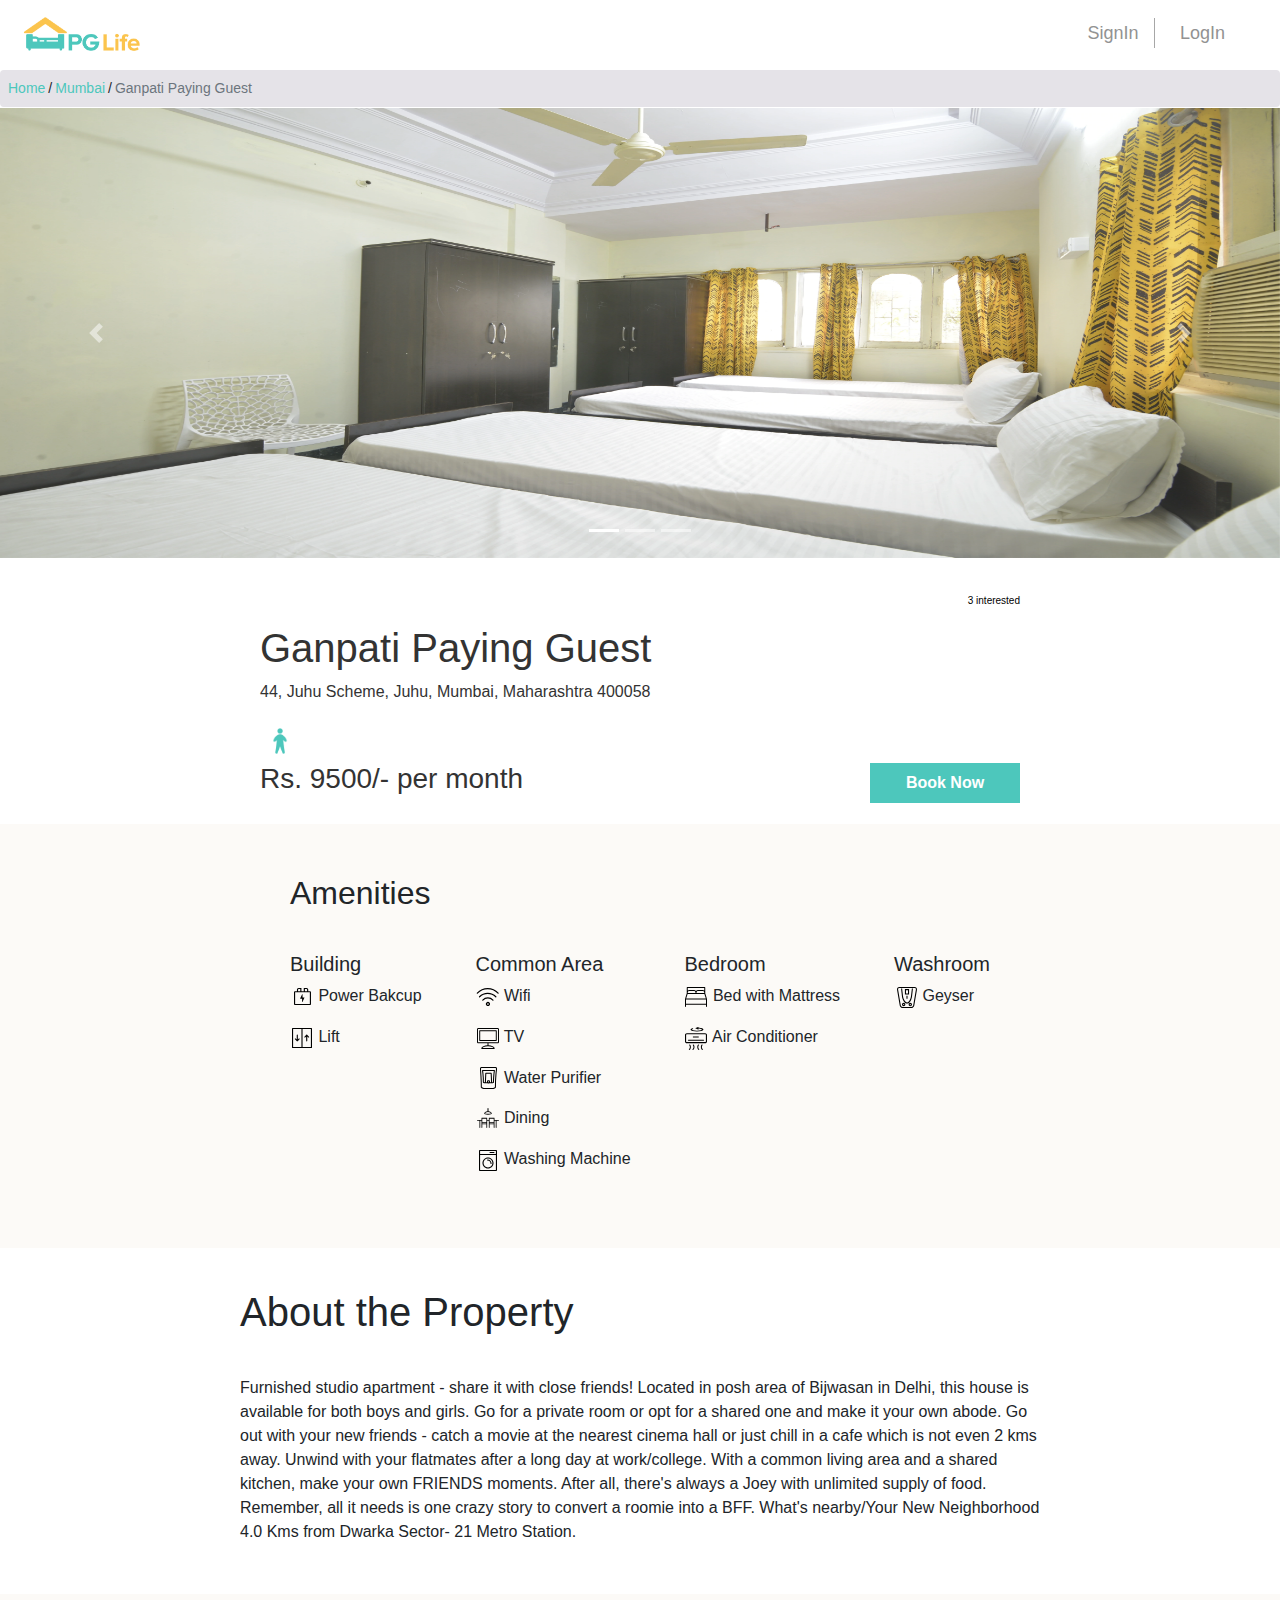
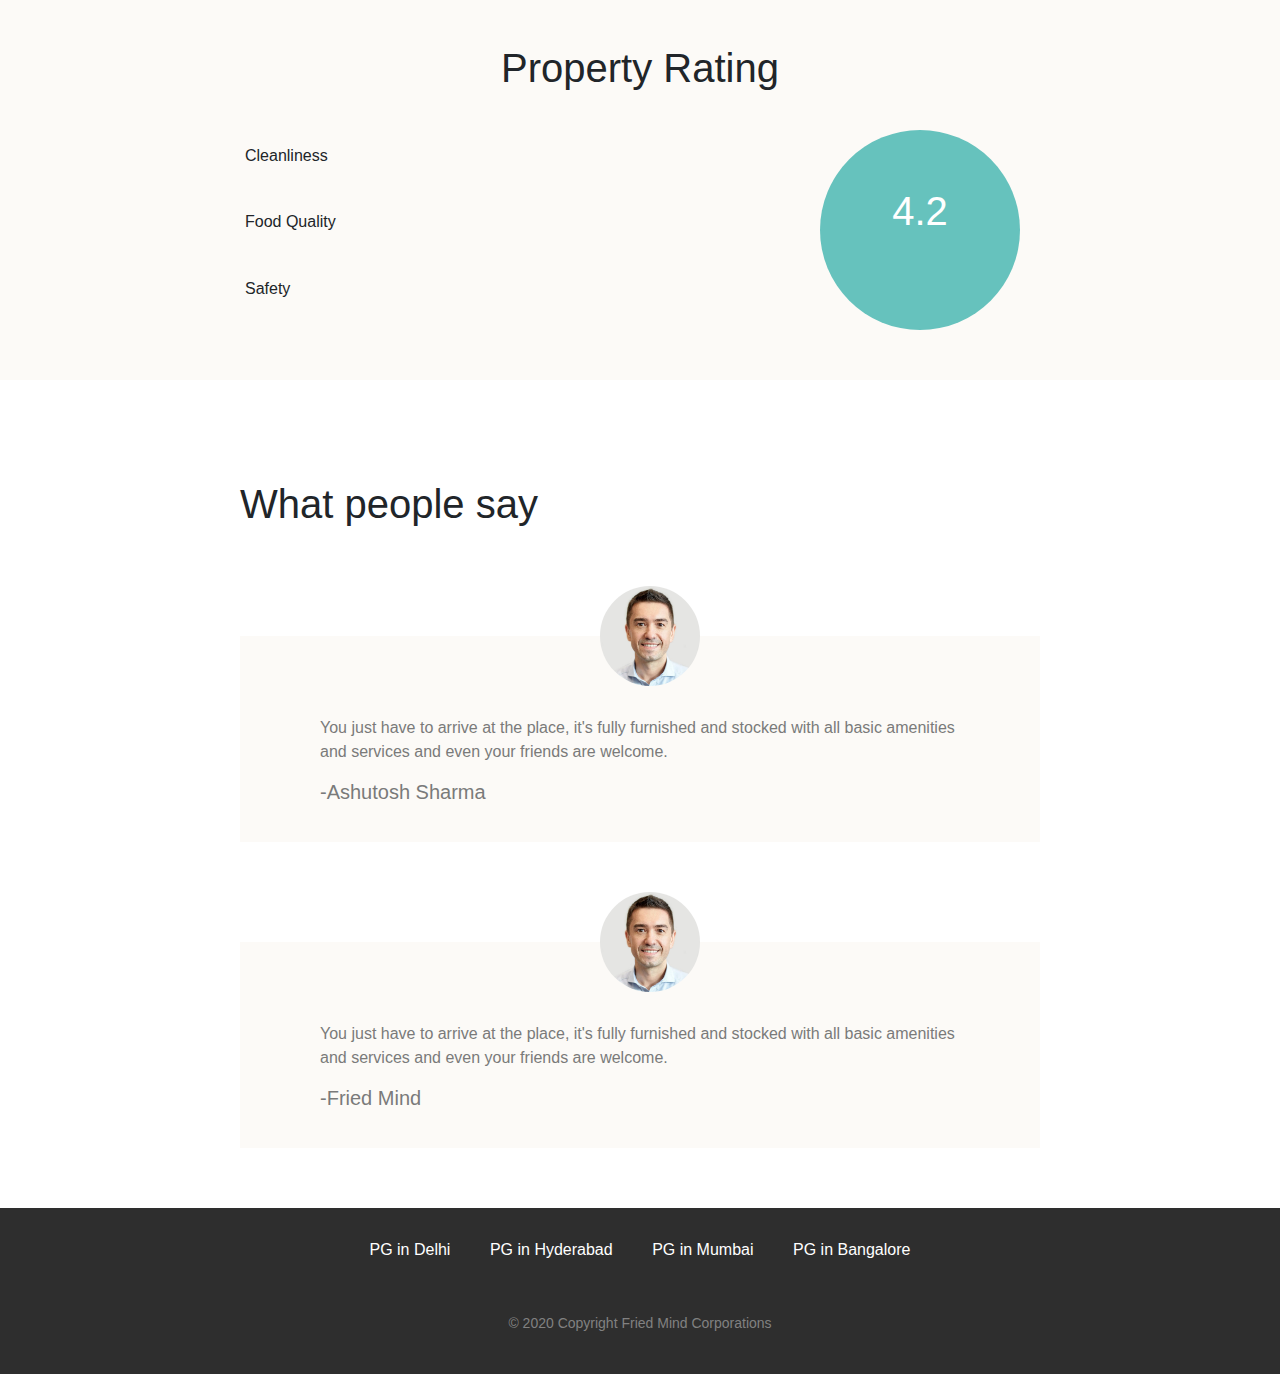
<file: property_detail.html>
<!DOCTYPE html>
<html lang="en">
<head>
    <meta charset="UTF-8">
    <meta http-equiv="X-UA-Compatible" content="IE=edge">
    <meta name="viewport" content="width=device-width, initial-scale=1.0">
    <link rel="stylesheet" href="https://use.fontawesome.com/releases/v5.15.4/css/all.css" integrity="sha384-DyZ88mC6Up2uqS4h/KRgHuoeGwBcD4Ng9SiP4dIRy0EXTlnuz47vAwmeGwVChigm" crossorigin="anonymous">
    <link rel="stylesheet" href="https://maxcdn.bootstrapcdn.com/bootstrap/4.0.0/css/bootstrap.min.css" integrity="sha384-Gn5384xqQ1aoWXA+058RXPxPg6fy4IWvTNh0E263XmFcJlSAwiGgFAW/dAiS6JXm" crossorigin="anonymous">
    <link rel="stylesheet" href="style.css">
    <title>Ganpati Paying Guest | PG Life</title>
</head>
<body>
    <div class="s-modal" id="modal1">
        <div class="m-content">
            <span><h3>SignUp with PGLife</h3><i id="close" class="fas fa-times" onclick="closed()"></i></span>
            <form>
                <div class="field">
                    <i class="fas fa-user"></i>
                    <input type="text" placeholder="Full name" required> 
                </div>

                <div class="field">
                    <i class="fas fa-phone-alt"></i>
                    <input type="text" placeholder="Phone Number"required>
                </div>

                <div class="field">
                    <i class="fas fa-envelope"></i>
                    <input type="email" placeholder="Email" required>
                </div>

                <div class="field">
                    <i class="fas fa-lock"></i>
                    <input type="password" placeholder="Password" required>
                </div>

                <div class="field">
                    <i class="fas fa-university"></i>
                    <input type="text" placeholder="College Name" required>
                </div>

                <div class="radi">
                    <p>I'm a</p>
                    <input type="radio" id="male" value="Male"><label for="male">Male</label>
                    <input type="radio" id="female" value="Female"><label for="female">Female</label>
                </div>

                <div class="btn">
                    <input type="submit" value="Create Account">
                </div>

            </form>

            <footer>
                <p>Already have an account?Login</p>
            </footer>
        </div>
    </div>

    <div class="l-modal" id="modal2">
        <div class="l-content">
            <span><h3>Login with PGLife</h3><i onclick="close2()" class="fas fa-times"></i></span>

            <form>
                <div class="field">
                    <i class="fas fa-user"></i>
                    <input type="email" placeholder="Email" required> 
                </div>
                <div class="field">
                    <i class="fas fa-lock"></i>
                    <input type="password" placeholder="Password" required>
                </div>

                <div class="btn">
                    <input type="submit" value="Login">
                </div>
            </form>
            <footer>
                <p>Click Here to register a new account</p>
            </footer>
        </div>
    </div>
    <nav>
        <a class="logo" href="index.html"><img src="./img/logo.png" alt="Image not Found"></a>

        <div class="nav-btn">
            <button class="burger" onclick="burger()">
                <div class="bar"></div>
                <div class="bar"></div>
                <div class="bar"></div>
            </button>
            <div class="menu">
                <span onclick="signin()"><i class="fas fa-user"></i>SignIn</span>
                <span onclick="login()"><i class="fas fa-sign-in-alt"></i>LogIn</span>
            </div>
            
        </div>
    </nav>
    <div class="canvas" id="canvas">
        <div class="menu">
            <div class="close-btn">
                <i onclick="close3()" class="fas fa-times"></i>
            </div>
            <span onclick="signin()"><i class="fas fa-user"></i>SignIn</span>
            <span onclick="login()"><i class="fas fa-sign-in-alt"></i>LogIn</span>
        </div>
    </div>

    <div class="breadcrumb">
        <span><a href="index.html">Home</a></span>
        <span>/</span>
        <span><a href="property_list.html">Mumbai</a></span>
        <span>/</span>
        <span>Ganpati Paying Guest</span>
    </div>


    <div id="carouselExampleIndicators" class="carousel slide" data-ride="carousel">
        <ol class="carousel-indicators">
          <li data-target="#carouselExampleIndicators" data-slide-to="0" class="active"></li>
          <li data-target="#carouselExampleIndicators" data-slide-to="1"></li>
          <li data-target="#carouselExampleIndicators" data-slide-to="2"></li>
        </ol>
        <div class="carousel-inner">
          <div class="carousel-item active">
            <img class="d-block w-100" src="./img/properties/1/1d4f0757fdb86d5f.jpg" alt="First slide">
          </div>
          <div class="carousel-item">
            <img class="d-block w-100" src="./img/properties/1/46ebbb537aa9fb0a.jpg" alt="Second slide">
          </div>
          <div class="carousel-item">
            <img class="d-block w-100" src="./img/properties/1/eace7b9114fd6046.jpg" alt="Third slide">
          </div>
        </div>
        <a class="carousel-control-prev" href="#carouselExampleIndicators" role="button" data-slide="prev">
          <span class="carousel-control-prev-icon" aria-hidden="true"></span>
          <span class="sr-only">Previous</span>
        </a>
        <a class="carousel-control-next" href="#carouselExampleIndicators" role="button" data-slide="next">
          <span class="carousel-control-next-icon" aria-hidden="true"></span>
          <span class="sr-only">Next</span>
        </a>
      </div>

      <div class="main-details">
        <div class="detail">
            <div class="content">
                <div class="header">
                    <div class="stars">
                        <i class="fas fa-star"></i>
                        <i class="fas fa-star"></i>
                        <i class="fas fa-star"></i>
                        <i class="fas fa-star"></i>
                        <i class="fas fa-star-half-alt"></i>
                    </div>
                    <span><i class="far fa-heart"></i><p style="color: black;">3 interested</p></span>
                </div>
                <div class="address">
                    <h1>Ganpati Paying Guest</h1>
                    <p>44, Juhu Scheme, Juhu, Mumbai, Maharashtra 400058</p>
                    <img src="./img/male.png" alt="male">
                </div>
                <div class="fees">
                    <h3>Rs. 9500/- <span>per month</span></h3>
                    <button>Book Now</button>
                </div>
            </div>
        </div>
      </div>


      <div class="amenities">
          <div class="content">
              <h2>Amenities</h2>
              <div class="inner-content">
                  <div class="1">
                      <h5>Building</h5>
                      <p><img src="./img/amenities/powerbackup.svg" alt="svg"> Power Bakcup</p>
                      <p><img src="./img/amenities/lift.svg" alt="svg"> Lift</p>
                  </div>
                  <div class="2">
                      <h5>Common Area</h5>
                      <p><img src="./img/amenities/wifi.svg" alt="wifi"> Wifi</p>
                      <p><img src="./img/amenities/tv.svg" alt="tv"> TV</p>
                      <p><img src="./img/amenities/rowater.svg" alt=""> Water Purifier</p>
                      <p><img src="./img/amenities/dining.svg" alt=""> Dining</p>
                      <p><img src="./img/amenities/washingmachine.svg" alt=""> Washing Machine</p>
                  </div>
                  <div class="3">
                      <h5>Bedroom</h5>
                      <p><img src="./img/amenities/bed.svg" alt=""> Bed with Mattress</p>
                      <p><img src="./img/amenities/ac.svg" alt=""> Air Conditioner</p>
                  </div>
                  <div class="4">
                      <h5>Washroom</h5>
                      <p><img src="./img/amenities/geyser.svg" alt=""> Geyser</p>
                  </div>
              </div>
          </div>
      </div>

      <div class="about">
          <h1>About the Property</h1>
          <p>Furnished studio apartment - share it with close friends! Located in posh area of Bijwasan in Delhi, this house is available for both boys and girls. Go for a private room or opt for a shared one and make it your own abode. Go out with your new friends - catch a movie at the nearest cinema hall or just chill in a cafe which is not even 2 kms away. Unwind with your flatmates after a long day at work/college. With a common living area and a shared kitchen, make your own FRIENDS moments. After all, there's always a Joey with unlimited supply of food. Remember, all it needs is one crazy story to convert a roomie into a BFF. What's nearby/Your New Neighborhood 4.0 Kms from Dwarka Sector- 21 Metro Station.</p>
      </div>

      <div class="rating">
            <h1>Property Rating</h1>
            <div class="section">
              <table>
                  <tr>
                      <td><i class="fas fa-broom"></i>Cleanliness</td>
                      <td title="4.8"><i class="fas fa-star"></i>
                        <i class="fas fa-star"></i>
                        <i class="fas fa-star"></i>
                        <i class="fas fa-star"></i>
                        <i class="fas fa-star-half-alt"></i></td>
                  </tr>
                  <tr>
                      <td><i class="fas fa-utensils"></i>Food Quality</td>
                      <td title="4.5"><i class="fas fa-star"></i>
                        <i class="fas fa-star"></i>
                        <i class="fas fa-star"></i>
                        <i class="fas fa-star-half-alt"></i>
                        <i class="far fa-star"></i></td>
                  </tr>
                  <tr>
                      <td><i class="fas fa-lock"></i>Safety</td>
                      <td title="5.0"><i class="fas fa-star"></i>
                        <i class="fas fa-star"></i>
                        <i class="fas fa-star"></i>
                        <i class="fas fa-star"></i>
                        <i class="fas fa-star"></i></td>
                  </tr>
              </table>

              <div class="circle">
                  <h1>4.2</h1>
                  <div class="st">
                    <i class="fas fa-star"></i>
                    <i class="fas fa-star"></i>
                    <i class="fas fa-star"></i>
                    <i class="fas fa-star"></i>
                    <i class="far fa-star"></i>
                  </div>
              </div>
            </div>
      </div>


    <div class="comments">
        <h1>What people say</h1>
        <div class="testimonial">
            <img src="./img/man.png" alt="Lol">
            <div class="text">
                <i class="fa fa-quote-left"></i>
                <p>You just have to arrive at the place, it's fully furnished and stocked with all basic amenities and services and even your friends are welcome.</p>
                <h5>-Ashutosh Sharma</h5>
            </div>
        </div>

        <div class="testimonial">
            <img src="./img/man.png" alt="Lol">
            <div class="text">
                <i class="fa fa-quote-left"></i>
                <p>You just have to arrive at the place, it's fully furnished and stocked with all basic amenities and services and even your friends are welcome.</p>
                <h5>-Fried Mind</h5>
            </div>
        </div>
    </div>


    <footer class="footer">
        <div class="links">
            <a href="property_list.html">PG in Delhi</a>
            <a href="property_list.html">PG in Hyderabad</a>
            <a href="property_list.html">PG in Mumbai</a>
            <a href="property_list.html">PG in Bangalore</a>
        </div>
        <p>&copy; 2020 Copyright Fried Mind Corporations</p>
    </footer>

    <script src="https://code.jquery.com/jquery-3.2.1.slim.min.js" integrity="sha384-KJ3o2DKtIkvYIK3UENzmM7KCkRr/rE9/Qpg6aAZGJwFDMVNA/GpGFF93hXpG5KkN" crossorigin="anonymous"></script>
    <script src="https://cdnjs.cloudflare.com/ajax/libs/popper.js/1.12.9/umd/popper.min.js" integrity="sha384-ApNbgh9B+Y1QKtv3Rn7W3mgPxhU9K/ScQsAP7hUibX39j7fakFPskvXusvfa0b4Q" crossorigin="anonymous"></script>
    <script src="https://maxcdn.bootstrapcdn.com/bootstrap/4.0.0/js/bootstrap.min.js" integrity="sha384-JZR6Spejh4U02d8jOt6vLEHfe/JQGiRRSQQxSfFWpi1MquVdAyjUar5+76PVCmYl" crossorigin="anonymous"></script>
    <script src="script.js"></script>
</body>
</html>
</file>
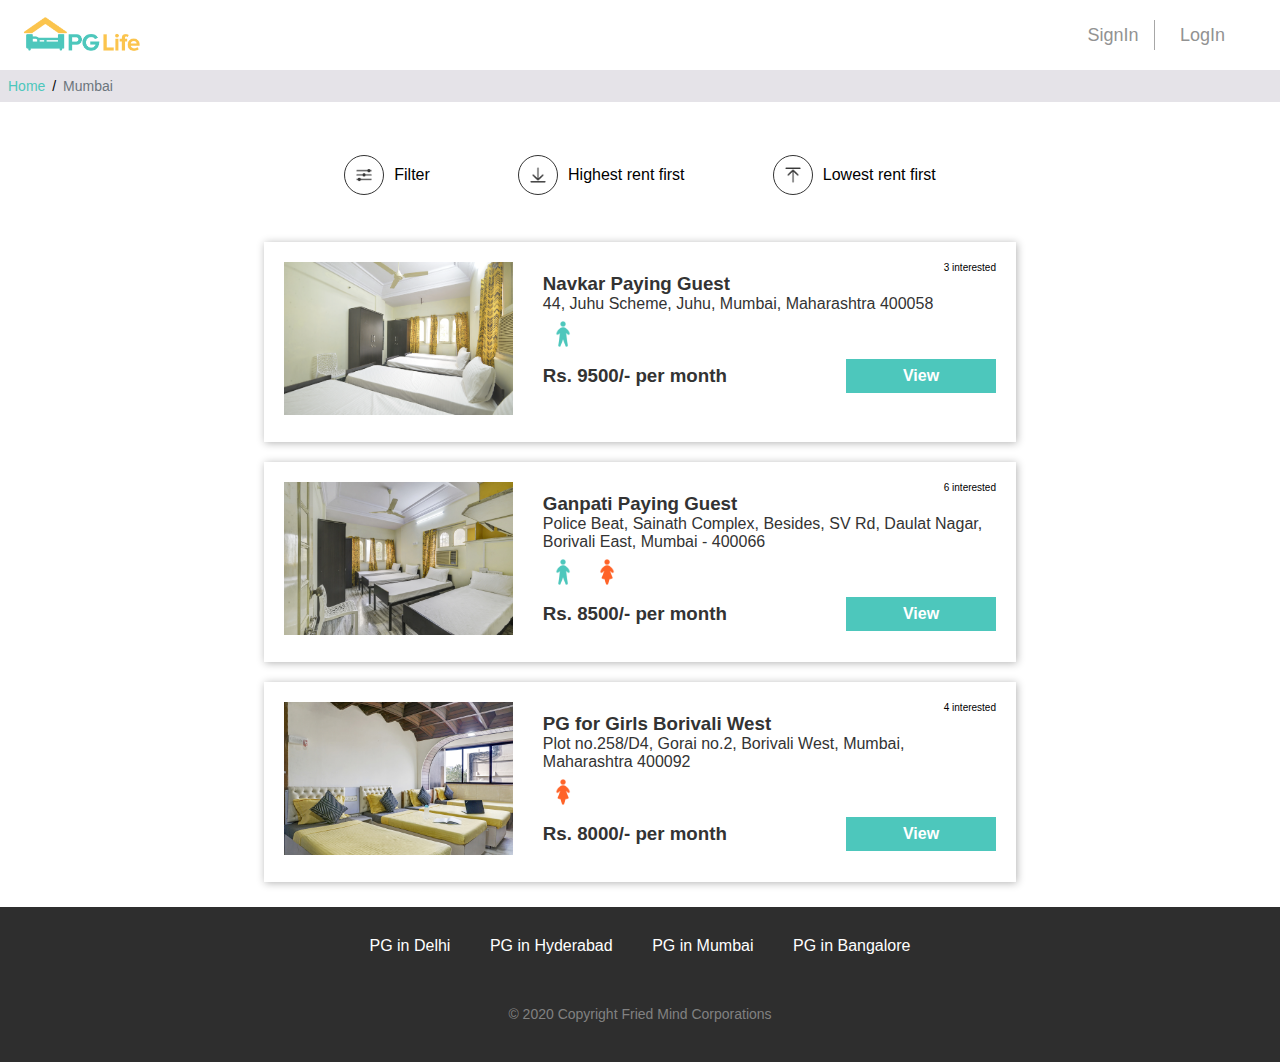
<file: property_list.html>
<!DOCTYPE html>
<html lang="en">
<head>
    <meta charset="UTF-8">
    <meta http-equiv="X-UA-Compatible" content="IE=edge">
    <meta name="viewport" content="width=device-width, initial-scale=1.0">
    <link rel="stylesheet" href="https://use.fontawesome.com/releases/v5.15.4/css/all.css" integrity="sha384-DyZ88mC6Up2uqS4h/KRgHuoeGwBcD4Ng9SiP4dIRy0EXTlnuz47vAwmeGwVChigm" crossorigin="anonymous">
    <link rel="stylesheet" href="style.css">

    <title>Best PGs in Mumbai | PG Life</title>
</head>
<body>
    <div class="s-modal" id="modal1">
        <div class="m-content">
            <span><h3>SignUp with PGLife</h3><i id="close" class="fas fa-times" onclick="closed()"></i></span>
            <form>
                <div class="field">
                    <i class="fas fa-user"></i>
                    <input type="text" placeholder="Full name" required> 
                </div>

                <div class="field">
                    <i class="fas fa-phone-alt"></i>
                    <input type="text" placeholder="Phone Number"required>
                </div>

                <div class="field">
                    <i class="fas fa-envelope"></i>
                    <input type="email" placeholder="Email" required>
                </div>

                <div class="field">
                    <i class="fas fa-lock"></i>
                    <input type="password" placeholder="Password" required>
                </div>

                <div class="field">
                    <i class="fas fa-university"></i>
                    <input type="text" placeholder="College Name" required>
                </div>

                <div class="radi">
                    <p>I'm a</p>
                    <input type="radio" id="male" value="Male"><label for="male">Male</label>
                    <input type="radio" id="female" value="Female"><label for="female">Female</label>
                </div>

                <div class="btn">
                    <input type="submit" value="Create Account">
                </div>

            </form>

            <footer>
                <p>Already have an account?Login</p>
            </footer>
        </div>
    </div>

    <div class="l-modal" id="modal2">
        <div class="l-content">
            <span><h3>Login with PGLife</h3><i onclick="close2()" class="fas fa-times"></i></span>

            <form>
                <div class="field">
                    <i class="fas fa-user"></i>
                    <input type="email" placeholder="Email" required> 
                </div>
                <div class="field">
                    <i class="fas fa-lock"></i>
                    <input type="password" placeholder="Password" required>
                </div>

                <div class="btn">
                    <input type="submit" value="Login">
                </div>
            </form>
            <footer>
                <p>Click Here to register a new account</p>
            </footer>
        </div>
    </div>
    <nav>
        <a class="logo" href="index.html"><img src="./img/logo.png" alt="Image not Found"></a>

        <div class="nav-btn">
            <button class="burger" onclick="burger()">
                <div class="bar"></div>
                <div class="bar"></div>
                <div class="bar"></div>
            </button>
            <div class="menu">
                <span onclick="signin()"><i class="fas fa-user"></i>SignIn</span>
                <span onclick="login()"><i class="fas fa-sign-in-alt"></i>LogIn</span>
            </div>
            
        </div>
    </nav>
    <div class="canvas" id="canvas">
        <div class="menu">
            <div class="close-btn">
                <i onclick="close3()" class="fas fa-times"></i>
            </div>
            <span onclick="signin()"><i class="fas fa-user"></i>SignIn</span>
            <span onclick="login()"><i class="fas fa-sign-in-alt"></i>LogIn</span>
        </div>
    </div>

    <div class="breadcrumb">
        <span><a href="index.html">Home</a></span>
        <span>/</span>
        <span>Mumbai</span>
    </div>

    <div class="options">
        <span><img src="./img/filter.png" alt="Filter"><p>Filter</p></span>
        <span><img src="./img/desc.png" alt="Desc"><p>Highest rent first</p></span>
        <span><img src="./img/asc.png" alt="Asc"><p>Lowest rent first</p></span>
    </div>

    <div class="list">
        

        <div class="houses">
            <div class="img">
                <img src="./img/properties/1/1d4f0757fdb86d5f.jpg" alt="House1">
            </div>
            <div class="content">
                <div class="header">
                    <div class="stars">
                        <i class="fas fa-star"></i>
                        <i class="fas fa-star"></i>
                        <i class="fas fa-star"></i>
                        <i class="fas fa-star"></i>
                        <i class="fas fa-star-half-alt"></i>
                    </div>
                    <span><i class="far fa-heart"></i><p>3 interested</p></span>
                </div>
                <div class="address">
                    <h3>Navkar Paying Guest</h3>
                    <p>44, Juhu Scheme, Juhu, Mumbai, Maharashtra 400058</p>
                    <img src="./img/male.png" alt="male">
                </div>
                <div class="fees">
                    <h3>Rs. 9500/- <span>per month</span></h3>
                    <a href="property_detail.html"><button>View</button></a>
                </div>
            </div>
        </div>

        <div class="houses">
            <div class="img">
                <img src="./img/properties/1/46ebbb537aa9fb0a.jpg" alt="House1">
            </div>
            <div class="content">
                <div class="header">
                    <div class="stars">
                        <i class="fas fa-star"></i>
                        <i class="fas fa-star"></i>
                        <i class="fas fa-star"></i>
                        <i class="fas fa-star-half-alt"></i>
                        <i class="far fa-star"></i>
                    </div>
                    <span><i class="far fa-heart"></i><p>6 interested</p></span>
                </div>
                <div class="address">
                    <h3>Ganpati Paying Guest</h3>
                    <p>Police Beat, Sainath Complex, Besides, SV Rd, Daulat Nagar, Borivali East, Mumbai - 400066</p>
                    <img src="./img/male.png" alt="male">
                    <img src="./img/female.png" alt="both">
                </div>
                <div class="fees">
                    <h3>Rs. 8500/- <span>per month</span></h3>
                    <a href="property_detail.html"><button>View</button></a>
                </div>
            </div>
        </div>

        <div class="houses">
            <div class="img">
                <img src="./img/properties/2/6343da10f7206b0f.jpg" alt="House1">
            </div>
            <div class="content">
                <div class="header">
                    <div class="stars">
                        <i class="fas fa-star"></i>
                        <i class="fas fa-star"></i>
                        <i class="fas fa-star"></i>
                        <i class="fas fa-star"></i>
                        <i class="fas fa-star"></i>
                    </div>
                    <span><i class="far fa-heart"></i><p>4 interested</p></span>
                </div>
                <div class="address">
                    <h3>PG for Girls Borivali West</h3>
                    <p>Plot no.258/D4, Gorai no.2, Borivali West, Mumbai, Maharashtra 400092</p>
                    <img src="./img/female.png" alt="male">
                </div>
                <div class="fees">
                    <h3>Rs. 8000/- <span>per month</span></h3>
                    <a href="property_detail.html"><button>View</button></a>
                </div>
            </div>
        </div>


    </div>

    <footer class="footer">
        <div class="links">
            <a href="#">PG in Delhi</a>
            <a href="#">PG in Hyderabad</a>
            <a href="#">PG in Mumbai</a>
            <a href="#">PG in Bangalore</a>
        </div>
        <p>&copy; 2020 Copyright Fried Mind Corporations</p>
    </footer>


    <script src="script.js"></script>
</body>
</html>
</file>
<file: style.css>
* {
  margin: 0;
  padding: 0;
  font-family: -apple-system, BlinkMacSystemFont, "Segoe UI", Roboto, Oxygen,
    Ubuntu, Cantarell, "Open Sans", "Helvetica Neue", sans-serif;
  box-sizing: border-box;
  text-decoration: none;
}
nav {
  position: fixed;
  width: 100%;
  display: flex;
  background: white;
  justify-content: space-between;
  align-items: center;
  z-index: 1;
}
nav .logo {
  padding: 8px 15px;
}
nav img {
  width: 135px;
  height: 50px;
}
nav .nav-btn {
  margin-right: 40px;
}
nav .nav-btn .menu {
  display: inline;
}
nav .nav-btn span {
  display: inline;
  padding: 5px 15px;
  font-size: 18px;
  color: rgb(146, 146, 146);
}
nav .nav-btn span:hover {
  cursor: pointer;
  color: #333;
}
nav .nav-btn span:focus {
  color: #333;
}
nav .nav-btn span:nth-child(1) {
  border-right: 1px solid rgb(167, 167, 167);
}
nav .nav-btn span i {
  margin-right: 6px;
}
nav .nav-btn .burger {
  display: none;
  width: 30px;
  border-radius: 50%;
  border: none;
  cursor: pointer;
  background: none;
  outline: none;
}
nav .nav-btn .burger .bar {
  width: 100%;
  height: 3px;
  margin: 5px 0;
  border-radius: 10px;
  background: #333;
}
.canvas {
  width: 100%;
  height: 100vh;
  position: fixed;
  display: none;
  justify-content: flex-end;
  z-index: 2;
  background-color: rgba(110, 110, 110, 0.418);
}
.canvas .menu {
  position: relative;
  width: 50%;
  height: 100vh;
  background-color: aliceblue;
  display: flex;
  align-items: center;
  flex-direction: column;
  padding: 20px;
  animation: animec 0.4s;
}
.canvas .menu span {
  cursor: pointer;
}

@keyframes animec {
  from {
    right: -100%;
    opacity: 0;
  }
  to {
    right: 0;
    opacity: 1;
  }
}
.canvas .menu .close-btn {
  width: 95%;
}
.canvas .menu .close-btn i {
  cursor: pointer;
  padding: 10px 20px;
  font-size: 30px;
}
.canvas .menu span {
  margin: 45px 0 25px;
  font-size: 25px;
}
.canvas .menu span i {
  margin-right: 8px;
}

.l-content {
  position: relative;
  box-shadow: 10px 20px 30px rgba(0, 0, 0, 0.3);
  background-color: #fff;
  width: 400px;
  border-radius: 5px;
  margin: 0 auto;
  top: 300px;
  animation-name: animel;
  animation-duration: 0.4s;
}

.s-modal,
.l-modal {
  display: none;
  width: 100%;
  height: 100%;
  position: fixed;
  z-index: 5;
  background-color: rgba(0, 0, 0, 0.4);
}
.m-content {
  position: relative;
  box-shadow: 10px 20px 30px rgba(0, 0, 0, 0.3);
  background-color: #fff;
  width: 500px;
  margin: 50px auto;
  border-radius: 5px;
  animation-name: animatetop;
  animation-duration: 0.4s;
}

/* @keyframes animedown {
    from {top:0; opacity: 1;}
    to {top:-300px; opacity: 0;}
} */

@keyframes animel {
  from {
    top: -300px;
    opacity: 0;
  }
  to {
    top: 300;
    opacity: 1;
  }
}
@keyframes animatetop {
  from {
    top: -300px;
    opacity: 0;
  }
  to {
    top: 0;
    opacity: 1;
  }
}

.m-content span,
.l-content span {
  color: rgb(128, 128, 128);
  padding: 20px;
  display: flex;
  align-items: center;
  justify-content: space-between;
  border-bottom: 1px solid rgb(185, 185, 185);
}
.m-content span i,
.l-content span i {
  font-size: 20px;
  padding: 5px;
  transition: 0.2s linear;
}
.m-content span i:hover,
.l-content span i:hover {
  color: #333;
  cursor: pointer;
}
.m-content .field,
.l-content .field {
  border-radius: 5px;
  margin: 20px;
  font-size: 18px;
  border: 1px solid rgb(134, 134, 134);
}
.m-content .field i,
.l-content .field i {
  width: 10%;
  border-radius: 5px;
  text-align: center;
  padding: 10px;
  border-right: 1px solid rgb(134, 134, 134);
  color: rgb(77, 77, 77);
  background-color: rgb(224, 233, 235);
}
.m-content .field input,
.l-content .field input {
  border: none;
  width: 85%;
  outline: none;
  padding: 4px;
  font-size: 18px;
}
.m-content .radi {
  margin: 20px 25px;
  display: flex;
  font-size: 18px;
  align-items: center;
}
.m-content .radi input {
  margin: 0 5px 0 10px;
}
.m-content .btn,
.l-content .btn {
  margin: 20px;
}
.m-content .btn input,
.l-content .btn input {
  width: 100%;
  font-size: 16px;
  border: none;
  background-color: #4dc7bc;
  color: #fff;
  font-weight: 550;
  letter-spacing: 1px;
  outline: none;
  border-radius: 5px;
  padding: 5px 10px;
}
.m-content footer,
.l-content footer {
  border-bottom-left-radius: 5px;
  border-bottom-right-radius: 5px;
  margin-top: 20px;
  background-color: rgb(228, 228, 228);
  border-top: 1px solid rgb(148, 148, 148);
}
.m-content footer p,
.l-content footer p {
  padding: 20px;
  text-align: center;
}
.container {
  background: url(bgtry.jpg);
  background-size: 100% 60%;
  box-shadow: inset 0 0 0 2000px #1c1c1c7a;
  background-attachment: fixed;
  height: 60vh;
  width: 100%;
  display: flex;
  justify-content: center;
  align-items: center;
  flex-direction: column;
}
.container h1 {
  text-align: center;
  letter-spacing: 1px;
  color: white;
  font-size: 2.2em;
  font-weight: 400;
  margin-bottom: 30px;
}
.container form {
  width: 500px;
  display: flex;
  align-items: center;
}
.container form input {
  width: 90%;
  border: none;
  outline: none;
  border-bottom-left-radius: 5px;
  border-top-left-radius: 5px;
  padding: 8px 10px;
  font-size: 18px;
}

.container form i {
  width: 10%;
  text-align: center;
  align-items: center;
  background-color: rgb(11, 144, 144);
  height: 100%;
  color: white;
  padding: 10px;
  font-size: 18px;
  border-top-right-radius: 5px;
  border-bottom-right-radius: 5px;
  transition: 0.15s linear;
}
.container form i:hover {
  background-color: rgb(12, 124, 124);
}

.container2 {
  margin: 50px 0;
  padding: 50px;
}
.container2 h1 {
  text-align: center;
  font-size: 40px;
  font-weight: 500;
}
.container2 .pics {
  display: flex;
  width: 60%;
  margin: 50px auto;
  justify-content: space-evenly;
}
.container2 .pics .fig {
  width: 150px;
  cursor: pointer;
  height: 150px;
  padding: 20px;
  border-radius: 50%;
  box-shadow: 0 2px 5px 0 rgb(0 0 0 / 16%), 0 2px 10px 0 rgb(0 0 0 / 12%);
}
.container2 .pics .fig:hover {
  box-shadow: 0 2px 5px 0 rgb(0 0 0 / 30%), 0 2px 10px 0 rgb(0 0 0 / 25%);
}
.container2 .pics .fig img {
  width: 100%;
  height: 100%;
}

/* 2nd page */

.breadcrumb {
  position: relative;
  top: 70px;
  width: 100%;
  background-color: #e5e3e8;
  font-size: 14px;
  padding: 8px;
}
.breadcrumb span {
  margin-right: 3px;
}
.breadcrumb span a:nth-child(1) {
  color: #4dc7bc;
}
.breadcrumb span a:nth-child(1):hover {
  color: #30aca1;
  text-decoration: underline;
}
.breadcrumb span:nth-child(3),
.breadcrumb span:nth-child(5) {
  color: #6c757d;
}

.list {
  position: relative;
  top: 75px;
  width: 800px;
  margin: 0 auto;
  padding: 80px 24px;
  display: flex;
  flex-direction: column;
}
.options {
  position: relative;
  top: 130px;
  width: 60%;
  display: flex;
  justify-content: space-evenly;
  margin: 0 auto 30px;
}
.options span {
  display: flex;
  cursor: pointer;
  height: 25px;
  align-items: center;
}

.options span img {
  width: 40px;
  height: 40px;
  padding: 8px;
  margin-right: 10px;
  border: 1px solid #333;
  border-radius: 50%;
}

.houses {
  display: flex;
  padding: 20px;
  overflow: hidden;
  margin-bottom: 20px;
  box-shadow: 1px 1px 8px rgb(0 0 0 / 30%);
}
.houses:nth-child(4) {
  margin-bottom: 50px;
}
.houses:hover {
  box-shadow: 1px 1px 8px rgb(0 0 0 / 60%);
}

.houses .img {
  width: 33.33%;
  height: 160px;
  margin-right: 30px;
}
.houses .content {
  width: 66%;
}
.houses .content .header,
.detail .content .header {
  display: flex;
  justify-content: space-between;
}
.houses .content .header .stars,
.detail .content .header .stars {
  font-size: 10px;
  color: red;
}
.houses .content .header .stars i,
.detail .content .header .stars i {
  margin-right: 3px;
}
.houses .content .header span,
.detail .content .header span {
  display: flex;
  flex-direction: column;
  align-items: center;
}
.houses .content .header span i,
.detail .content .header span i {
  color: red;
}
.houses .content .header span p,
.detail .content .header span p {
  font-size: 10px;
}
.houses .content .address img,
.detail .content .address img {
  width: 40px;
  height: 42px;
}
.houses .content .fees,
.detail .content .fees {
  display: flex;
  align-items: center;
  justify-content: space-between;
}
.houses .content .fees button,
.detail .content .fees button {
  width: 150px;
  font-size: 16px;
  cursor: pointer;
  border: none;
  font-weight: 550;
  padding: 8px 0px;
  color: #fff;
  background-color: #4dc7bc;
}
.houses .content .fees button:hover,
.detail .content .fees button:hover {
  background-color: #3fa8a0;
}

.houses .img img,
.detail .img img {
  width: 100%;
}

/* Third Page */
.carousel {
  position: relative;
  top: 55px;
}
.carousel-item img {
  width: 100%;
  height: 50vh;
}

.main-details {
  position: relative;
  top: 70px;
  width: 100%;
  color: #fff;
}
.detail {
  width: 800px;
  margin: 0 auto;
  display: flex;
  padding: 20px;
  overflow: hidden;
  margin-bottom: 20px;
}
.detail .content {
  width: 100%;
}
.address,
.fees {
  color: #333;
}

.amenities {
  background-color: #fcfaf7;
  position: relative;
  top: 50px;
}
.amenities .content {
  padding: 50px 50px 20px 50px;
  width: 800px;
  margin: 0 auto;
}
.amenities .content .inner-content {
  margin: 40px 0;
  display: flex;
  justify-content: space-between;
}
.about {
  position: relative;
  top: 40px;
  padding: 50px;
}
.about h1 {
  padding-bottom: 40px;
}
.about h1,
.about p {
  width: 800px;
  margin: 0 auto;
}

.rating {
  background-color: #fcfaf7;
  padding: 50px;
  position: relative;
  top: 40px;
}
.rating h1 {
  text-align: center;
  padding-bottom: 30px;
}
.rating .section {
  width: 800px;
  margin: 0 auto;
  display: flex;
  flex-wrap: wrap;
  justify-content: space-between;
}
.rating .section table {
  width: 70%;
}
.rating .section table td {
  padding-bottom: 15px;
}
.rating .section table td i {
  padding-right: 5px;
  color: #66c2bd;
}
.rating .section .circle {
  background-color: #66c2bd;
  color: #fff;
  border-radius: 50%;
  display: flex;
  justify-content: center;align-items: center;
  flex-direction:column;
  width: 200px;
  margin: 0 20px;
  height:200px;
  text-align: center;
}
.rating .section .circle .st{
  width: 100%;
}

.comments {
  position: relative;
  top: 40px;
  width: 800px;
  padding-top: 50px;
  margin: 50px auto 100px;
}

.comments .testimonial img {
  width: 100px;
  position: relative;
  left: 45%;
  bottom: -50px;
  z-index: 5;
  height: 100px;
  border-radius: 50%;
}
.comments .testimonial .text {
  padding: 80px 80px 30px 80px;
  color: rgb(122, 122, 122);
  background-color: #fcfaf7;
}

.footer {
  position: relative;
  z-index: 5;
  background-color: rgb(46, 46, 46);
  padding: 20px;
  color: white;
}
.footer .links {
  width: 50%;
  margin: 10px auto;
  display: flex;
  justify-content: space-evenly;
}
.footer .links a {
  color: #fff;
  border-bottom: 1px solid rgb(46, 46, 46);
}
.footer .links a:hover {
  border-bottom: 1px solid #fff;
}
.footer p {
  text-align: center;
  margin: 50px 0 20px 0;
  font-size: 14px;
  color: rgb(129, 129, 129);
}

@media screen and (max-width: 1400px) {
  .container2 .pics {
    width: 75%;
  }
}

@media screen and (max-width: 1040px) {
  .options {
    width: 90%;
  }
  .footer .links {
    width: 75%;
  }
  .container2 .pics {
    width: 100%;
  }
}

@media screen and (max-width: 900px) {
  .detail {
    width: 600px;
  }
  .amenities .content {
    width: 650px;
  }
  .amenities .content .inner-content div {
    width: 90px;
  }
  .amenities .content .inner-content div p {
    margin: 15px 0;
  }
  .about h1,
  .about p {
    width: 600px;
  }
  .rating .section{
    width: 650px;
    justify-content:center;
    flex-wrap: wrap;
  }
  .rating .section table{
    width: 100%;
  }
  .rating .section table td{
    text-align: center;
  }
  .comments{
    width: 600px;
  }
}

@media screen and (max-width: 800px) {
  nav {
    border-bottom: 1px solid rgb(133, 133, 133);
  }

  nav .nav-btn .menu {
    display: none;
  }
  nav .nav-btn .burger {
    display: block;
  }
  .container2 {
    margin: 50px 0 0 0;
  }
  .container2 .pics .fig {
    margin: 20px;
  }
  .container2 .pics {
    width: 100%;
    flex-wrap: wrap;
  }
  .list {
    width: 600px;
  }
  .footer .links {
    width: 100%;
  }
}
@media screen and (max-width: 600px) {
  .m-content,
  .l-content {
    width: 90%;
  }
  .m-content .field,
  .l-content .field {
    margin: 10px;
  }
  .m-content .field i,
  .l-content .field i {
    width: 100%;
    border: 0;
    padding: 5px 0;
  }
  .l-content {
    top: 100px;
  }
  nav .nav-btn {
    margin-right: 30px;
  }
  nav .nav-btn span {
    font-size: 16px;
  }
  .canvas .menu {
    width: 75%;
  }

  .container form {
    width: 300px;
  }
  .container form input {
    font-size: 16px;
    width: 85%;
  }
  .container form i {
    width: 15%;
    padding: 9px;
  }
  .list {
    width: 350px;
  }
  .list .houses {
    flex-direction: column;
  }
  .list .houses .img {
    width: 100%;
    height: 70%;
  }
  .houses .content .fees,
  .detail .content .fees {
    flex-direction: column;
    height: 100px;
  }
  .houses .content {
    margin-top: 20px;
    width: 100%;
  }
  .houses .content .fees,
  .detail .content .fees a {
    margin-top: 10px;
  }
  .options {
    width: 60%;
    flex-direction: column;
    height: 200px;
  }

  .detail {
    width: 400px;
  }
  .amenities .content {
    width: 450px;
  }
  .amenities .content .inner-content div {
    width: 90px;
  }
  .amenities .content .inner-content div p {
    margin: 15px 0;
  }
  .about h1,
  .about p {
    width: 400px;
  }
  .rating .section{
    width: 450px;
    justify-content:center;
    flex-wrap: wrap;
  }
  .rating .section table{
    width: 100%;
  }
  .rating .section table td{
    text-align: center;
  }
  .comments{
    width: 400px;
  }
}
</file>
